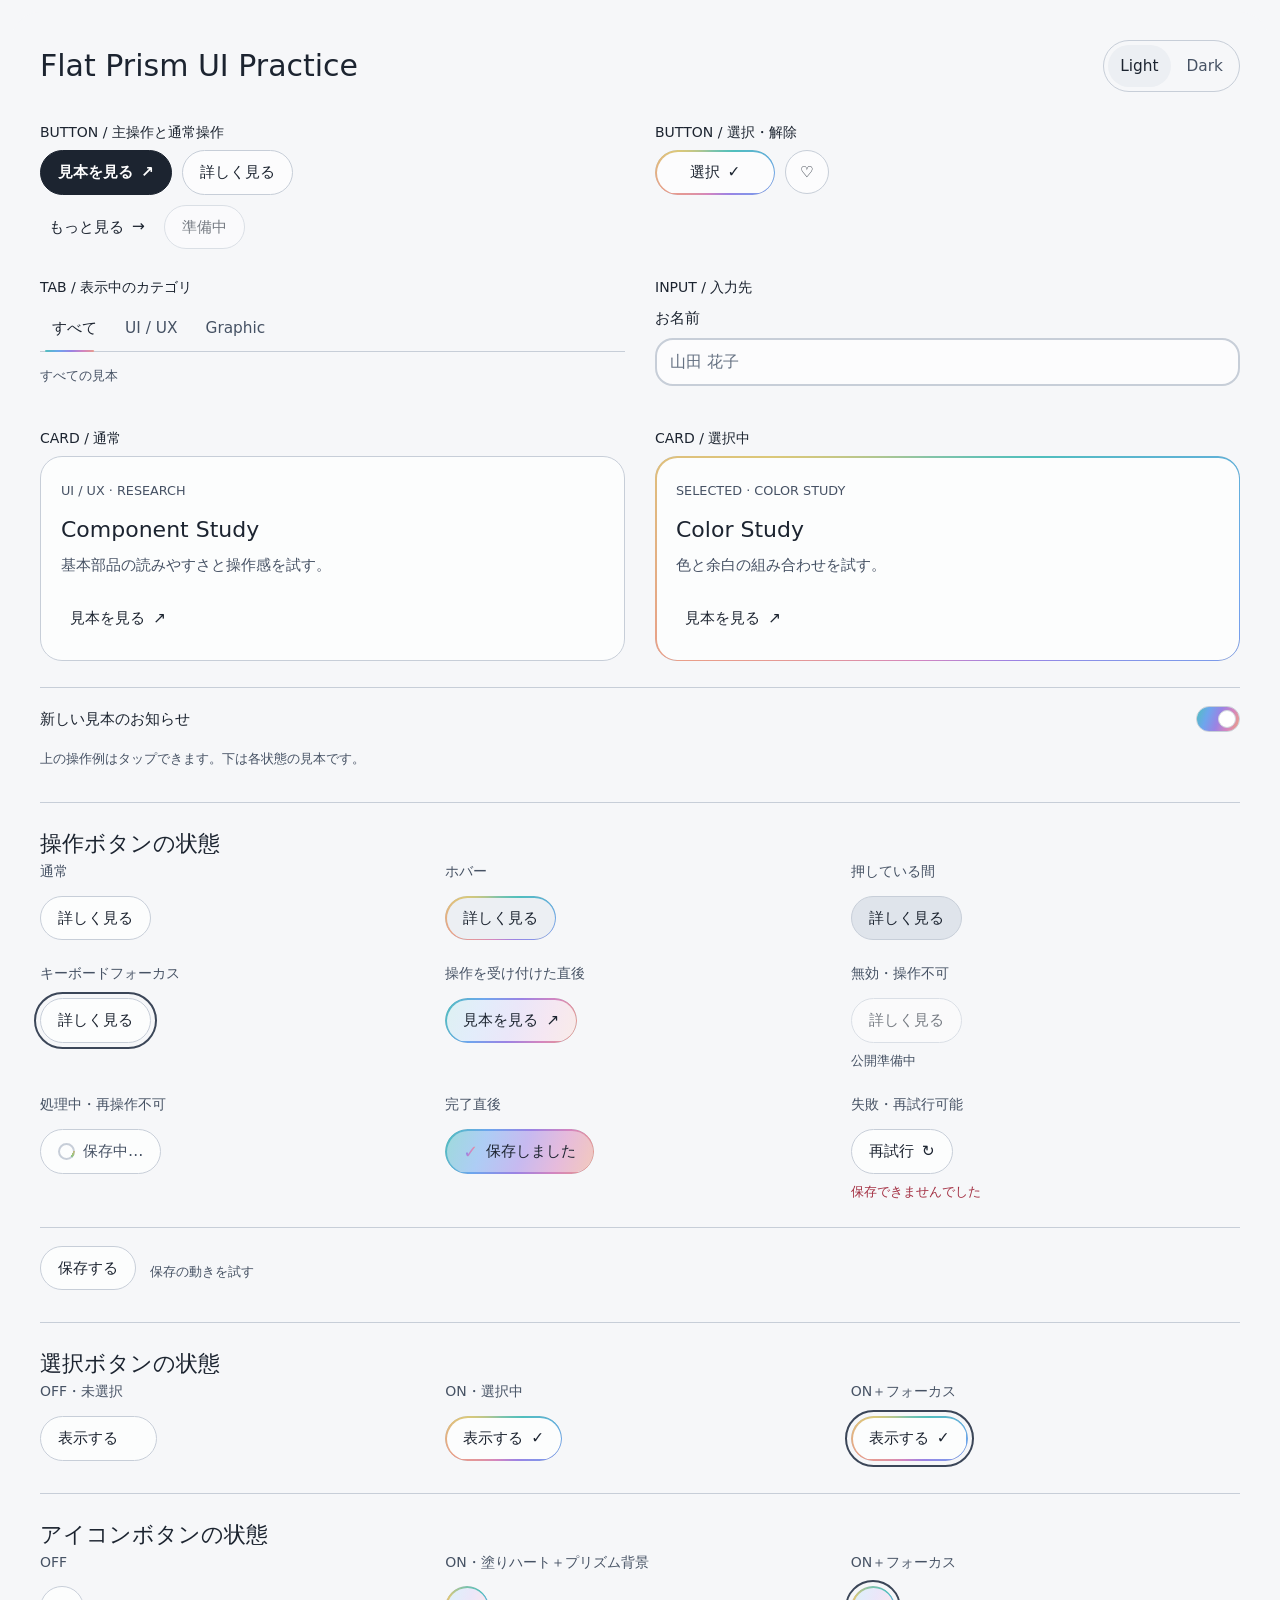
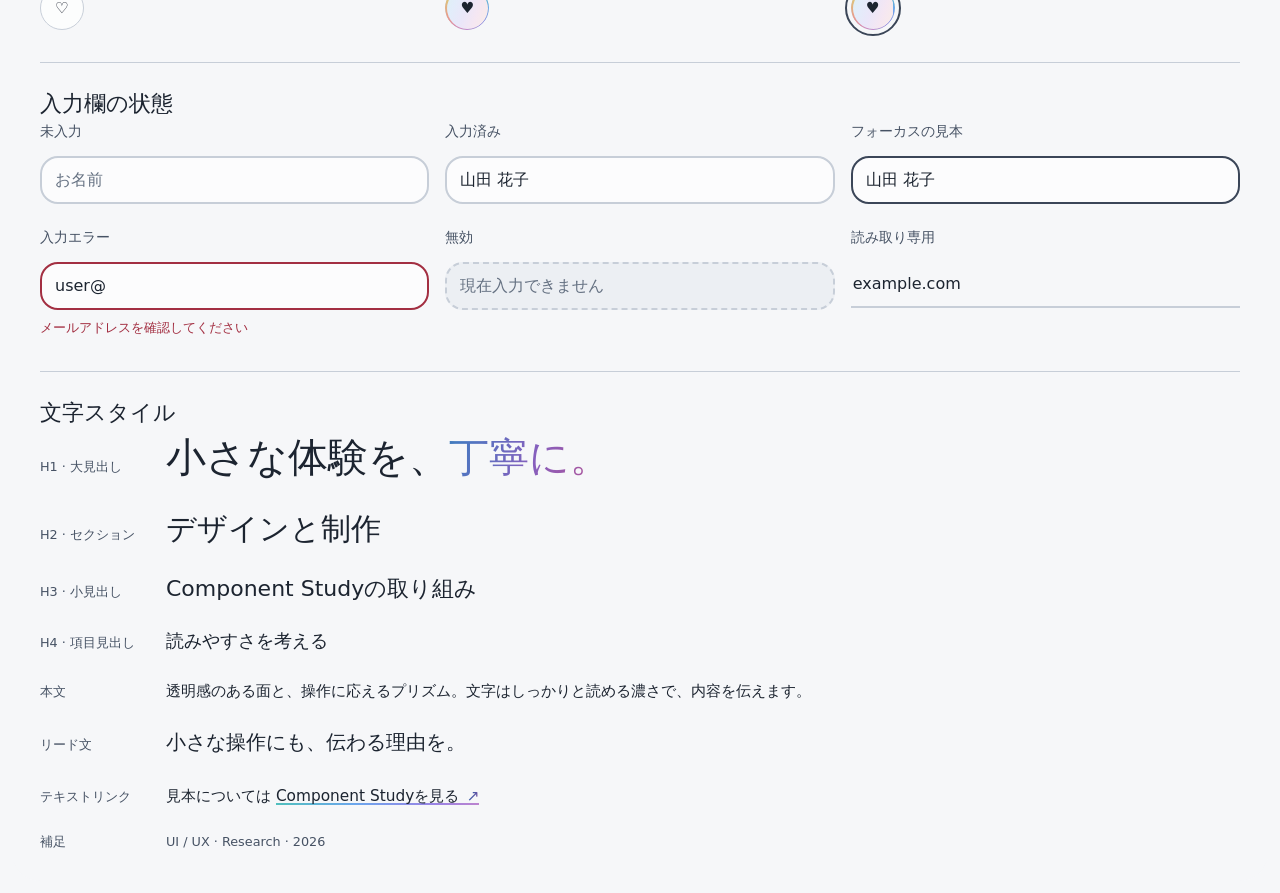
<file: index.html>
<!doctype html>
<html lang="ja">
<head>
 <meta charset="utf-8">
 <meta name="viewport" content="width=device-width,initial-scale=1">
 <meta http-equiv="refresh" content="0; url=./preview.html?v=selected-rotate-1">
 <title>Flat Prism UI Practice</title>
</head>
<body>
 <p><a href="./preview.html?v=selected-rotate-1">UIプレビューを開く</a></p>
</body>
</html>
</file>
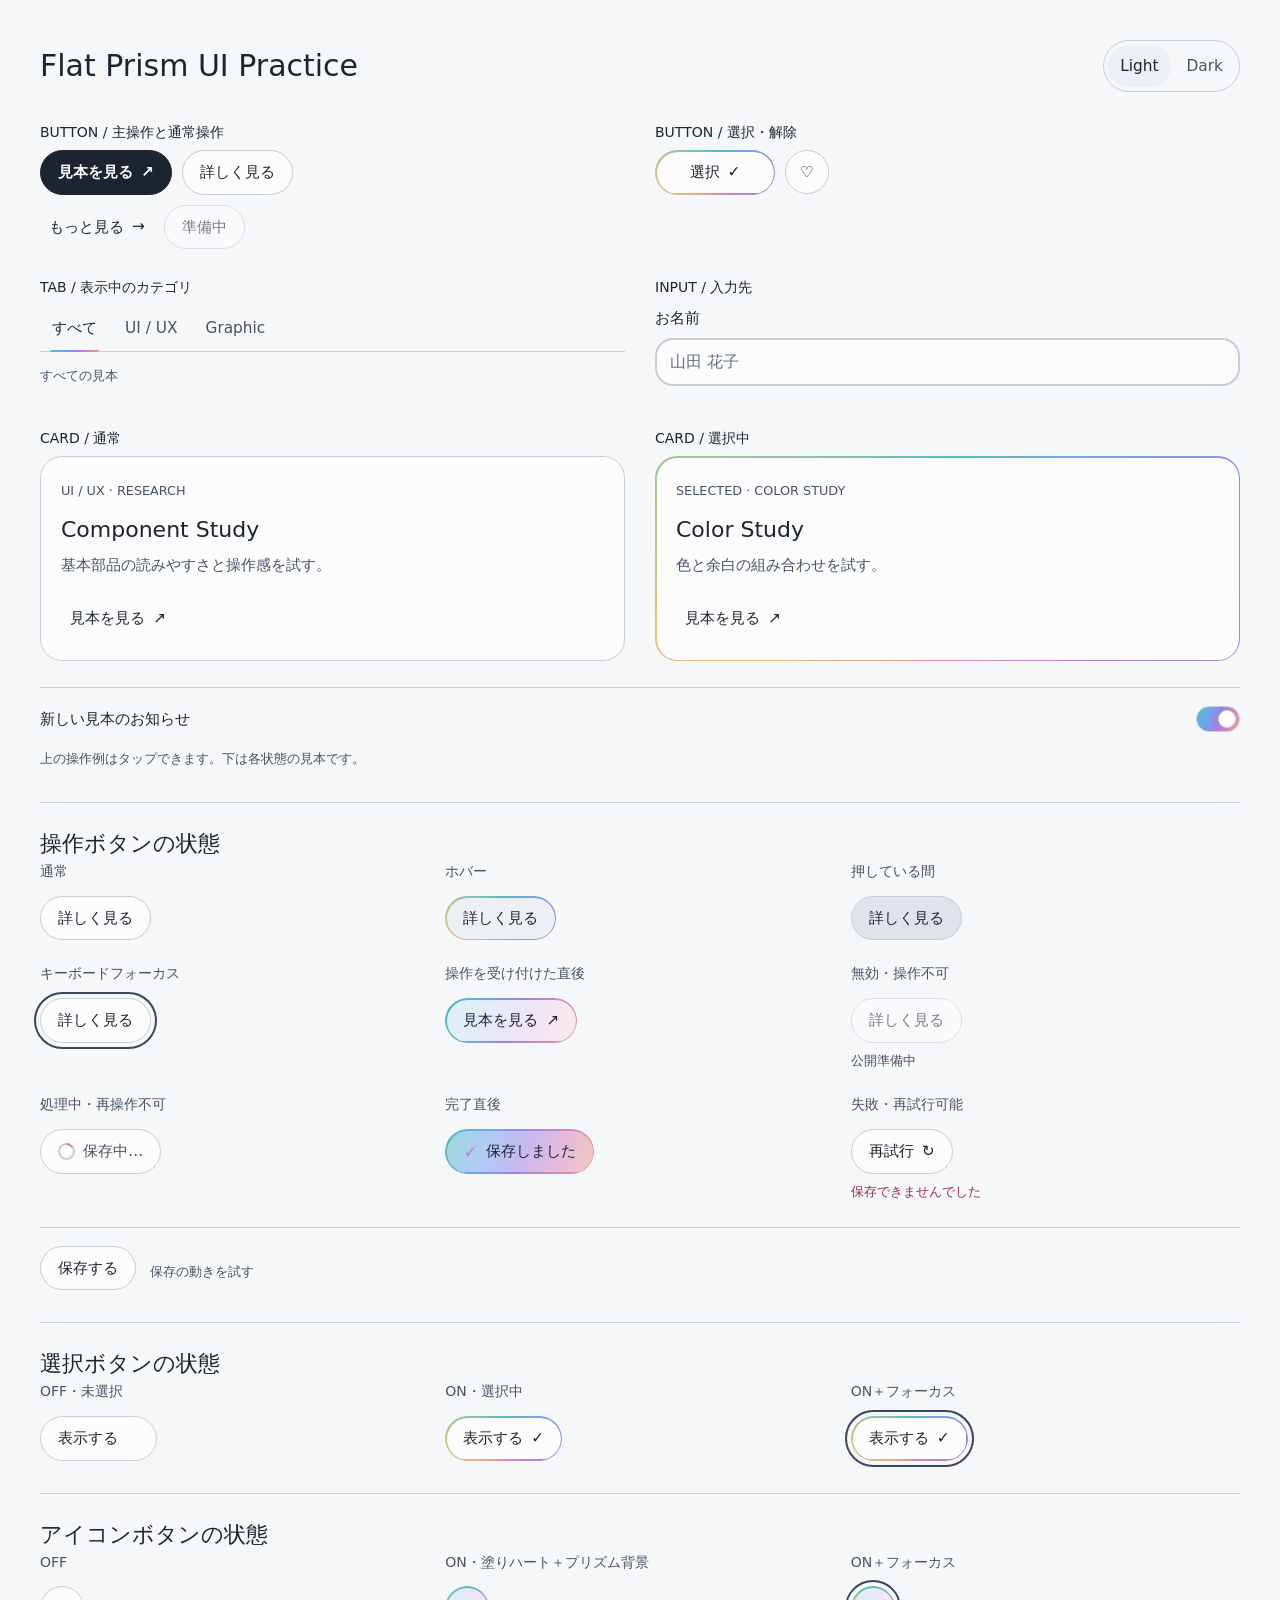
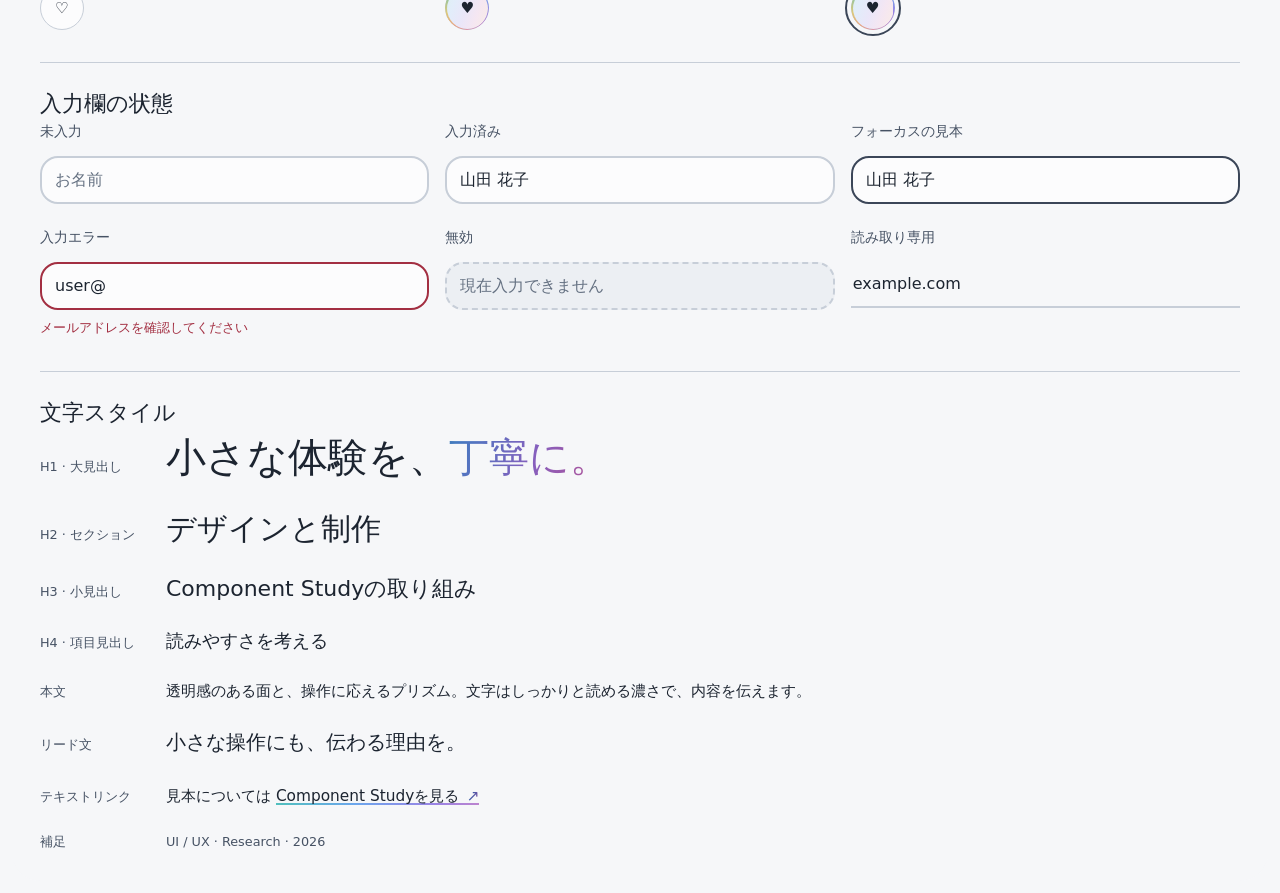
<file: preview.html>
<!doctype html>
<html lang="ja">
<head>
 <meta charset="utf-8">
 <meta name="viewport" content="width=device-width,initial-scale=1">
 <title>Flat Prism UI Practice — UI State Catalog</title>
 <link rel="stylesheet" href="./prism-ui.css?v=selected-rotate-1">
 <link rel="stylesheet" href="./preview.css?v=selected-rotate-1">
</head>
<body>
<div id="prism-ui" data-theme="light" class="prism-ui">
 <div class="prism-board">
  <div class="prism-head">
   <h2>Flat Prism UI Practice</h2>
   <div class="prism-theme" role="group" aria-label="テーマ">
    <button type="button" class="cursor-interaction" data-theme-choice="light" aria-pressed="true">Light</button>
    <button type="button" class="cursor-interaction" data-theme-choice="dark" aria-pressed="false">Dark</button>
   </div>
  </div>
  <div class="prism-grid">
   <section>
    <h3 class="prism-label">BUTTON / 主操作と通常操作</h3>
    <div class="prism-row">
     <button type="button" class="prism-button prism-button-primary cursor-interaction" data-action="見本を見る">見本を見る <span data-prism-icon aria-hidden="true">↗</span></button>
     <button type="button" class="prism-button cursor-interaction" data-action="詳しく見る">詳しく見る</button>
    </div>
    <div class="prism-row prism-row-spaced">
     <button type="button" class="prism-button prism-button-ghost cursor-interaction" data-action="もっと見る">もっと見る <span data-prism-icon aria-hidden="true">→</span></button>
     <button type="button" class="prism-button" disabled>準備中</button>
    </div>
   </section>
   <section>
    <h3 class="prism-label">BUTTON / 選択・解除</h3>
    <div class="prism-row">
     <button type="button" class="prism-button cursor-interaction" aria-pressed="true" id="prism-select">選択 <span class="prism-check"><span data-prism-icon aria-hidden="true">✓</span></span></button>
     <button type="button" class="prism-button prism-button-icon cursor-interaction" aria-label="お気に入り" aria-pressed="false" id="prism-like"><span data-prism-icon aria-hidden="true"><span data-prism-icon-off>♡</span><span data-prism-icon-on>♥</span></span></button>
    </div>
   </section>
   <section>
    <h3 class="prism-label">TAB / 表示中のカテゴリ</h3>
    <div class="prism-tabs" role="tablist" aria-label="見本の種類">
     <button type="button" class="prism-tab cursor-interaction" id="prism-all" role="tab" aria-selected="true" aria-controls="prism-panel">すべて</button>
     <button type="button" class="prism-tab cursor-interaction" id="prism-design" role="tab" aria-selected="false" aria-controls="prism-panel" tabindex="-1">UI / UX</button>
     <button type="button" class="prism-tab cursor-interaction" id="prism-graphic" role="tab" aria-selected="false" aria-controls="prism-panel" tabindex="-1">Graphic</button>
     <span class="prism-indicator" aria-hidden="true"></span>
    </div>
    <p class="prism-tab-text" id="prism-panel" role="tabpanel" aria-labelledby="prism-all">すべての見本</p>
   </section>
   <section>
    <h3 class="prism-label">INPUT / 入力先</h3>
    <label class="prism-input-label" for="prism-name">お名前</label>
    <input class="prism-input" id="prism-name" placeholder="山田 花子" autocomplete="off">
   </section>
   <section>
    <h3 class="prism-label">CARD / 通常</h3>
    <article class="prism-card" id="prism-component-study">
     <span class="prism-tag">UI / UX · RESEARCH</span><h3>Component Study</h3>
     <p>基本部品の読みやすさと操作感を試す。</p>
     <button type="button" class="prism-button prism-button-ghost cursor-interaction" data-action="Component Study">見本を見る <span data-prism-icon aria-hidden="true">↗</span></button>
    </article>
   </section>
   <section>
    <h3 class="prism-label">CARD / 選択中</h3>
    <article class="prism-card prism-card-selected">
     <span class="prism-tag">SELECTED · COLOR STUDY</span><h3>Color Study</h3>
     <p>色と余白の組み合わせを試す。</p>
     <button type="button" class="prism-button prism-button-ghost cursor-interaction" data-action="Color Study">見本を見る <span data-prism-icon aria-hidden="true">↗</span></button>
    </article>
   </section>
  </div>
  <label class="prism-switch-row" for="prism-notice"><span>新しい見本のお知らせ</span><input type="checkbox" class="prism-switch cursor-interaction" id="prism-notice" checked></label>
  <p class="prism-feedback" id="prism-feedback" aria-live="polite">上の操作例はタップできます。下は各状態の見本です。</p>
  <section class="prism-catalog" aria-label="通常ボタンの状態一覧">
   <h3 class="prism-catalog-title">操作ボタンの状態</h3>
   <div class="prism-state-grid">
    <div class="prism-state"><span class="prism-state-label">通常</span><button type="button" class="prism-button cursor-interaction" data-action="通常の見本">詳しく見る</button></div>
    <div class="prism-state"><span class="prism-state-label">ホバー</span><button type="button" class="prism-button prism-demo-hover cursor-interaction" data-action="ホバーの見本">詳しく見る</button></div>
    <div class="prism-state"><span class="prism-state-label">押している間</span><button type="button" class="prism-button prism-demo-pressed cursor-interaction" data-action="押下の見本">詳しく見る</button></div>
    <div class="prism-state"><span class="prism-state-label">キーボードフォーカス</span><button type="button" class="prism-button prism-demo-focus cursor-interaction" data-action="フォーカスの見本">詳しく見る</button></div>
    <div class="prism-state"><span class="prism-state-label">操作を受け付けた直後</span><button type="button" class="prism-button prism-demo-feedback cursor-interaction" data-action="受け付けの見本">見本を見る <span data-prism-icon aria-hidden="true">↗</span></button></div>
    <div class="prism-state"><span class="prism-state-label">無効・操作不可</span><button type="button" class="prism-button" disabled>詳しく見る</button><p class="prism-help">公開準備中</p></div>
    <div class="prism-state"><span class="prism-state-label">処理中・再操作不可</span><button type="button" class="prism-button prism-demo-loading" aria-busy="true" aria-disabled="true"><span class="prism-spinner" aria-hidden="true"></span>保存中…</button></div>
    <div class="prism-state"><span class="prism-state-label">完了直後</span><button type="button" class="prism-button prism-save-complete" aria-disabled="true"><span class="prism-prism-check" aria-hidden="true">✓</span>保存しました</button></div>
    <div class="prism-state"><span class="prism-state-label">失敗・再試行可能</span><button type="button" class="prism-button cursor-interaction" data-action="再試行">再試行 <span data-prism-icon aria-hidden="true">↻</span></button><p class="prism-help prism-error">保存できませんでした</p></div>
   </div>
   <div class="prism-save-demo-row"><button type="button" class="prism-button cursor-interaction" id="prism-save-demo">保存する</button><span class="prism-help" id="prism-save-status" aria-live="polite">保存の動きを試す</span></div>
  </section>
  <section class="prism-catalog" aria-label="選択ボタンの状態一覧">
   <h3 class="prism-catalog-title">選択ボタンの状態</h3>
   <div class="prism-state-grid">
    <div class="prism-state"><span class="prism-state-label">OFF・未選択</span><button type="button" class="prism-button cursor-interaction" aria-pressed="false" data-sample-select>表示する <span class="prism-check"><span data-prism-icon aria-hidden="true">✓</span></span></button></div>
    <div class="prism-state"><span class="prism-state-label">ON・選択中</span><button type="button" class="prism-button cursor-interaction" aria-pressed="true" data-sample-select>表示する <span class="prism-check"><span data-prism-icon aria-hidden="true">✓</span></span></button></div>
    <div class="prism-state"><span class="prism-state-label">ON＋フォーカス</span><button type="button" class="prism-button prism-demo-focus cursor-interaction" aria-pressed="true" data-sample-select>表示する <span class="prism-check"><span data-prism-icon aria-hidden="true">✓</span></span></button></div>
   </div>
  </section>
  <section class="prism-catalog" aria-label="小さいボタンの状態一覧">
   <h3 class="prism-catalog-title">アイコンボタンの状態</h3>
   <div class="prism-state-grid">
    <div class="prism-state"><span class="prism-state-label">OFF</span><button type="button" class="prism-button prism-button-icon cursor-interaction" aria-label="お気に入り" aria-pressed="false"><span data-prism-icon aria-hidden="true"><span data-prism-icon-off>♡</span><span data-prism-icon-on>♥</span></span></button></div>
    <div class="prism-state"><span class="prism-state-label">ON・塗りハート＋プリズム背景</span><button type="button" class="prism-button prism-button-icon cursor-interaction" aria-label="お気に入り" aria-pressed="true"><span data-prism-icon aria-hidden="true"><span data-prism-icon-off>♡</span><span data-prism-icon-on>♥</span></span></button></div>
    <div class="prism-state"><span class="prism-state-label">ON＋フォーカス</span><button type="button" class="prism-button prism-button-icon prism-demo-focus cursor-interaction" aria-label="お気に入り" aria-pressed="true"><span data-prism-icon aria-hidden="true"><span data-prism-icon-off>♡</span><span data-prism-icon-on>♥</span></span></button></div>
   </div>
  </section>
  <section class="prism-catalog" aria-label="入力欄の状態一覧">
   <h3 class="prism-catalog-title">入力欄の状態</h3>
   <div class="prism-state-grid">
    <div class="prism-state"><label class="prism-state-label" for="prism-input-empty">未入力</label><input class="prism-input" id="prism-input-empty" placeholder="お名前"></div>
    <div class="prism-state"><label class="prism-state-label" for="prism-input-filled">入力済み</label><input class="prism-input" id="prism-input-filled" value="山田 花子"></div>
    <div class="prism-state"><label class="prism-state-label" for="prism-input-focus">フォーカスの見本</label><input class="prism-input prism-demo-input-focus" id="prism-input-focus" value="山田 花子"></div>
    <div class="prism-state"><label class="prism-state-label" for="prism-input-error">入力エラー</label><input class="prism-input" id="prism-input-error" value="user@" aria-invalid="true" aria-describedby="prism-input-error-help"><p class="prism-help prism-error" id="prism-input-error-help">メールアドレスを確認してください</p></div>
    <div class="prism-state"><label class="prism-state-label" for="prism-input-disabled">無効</label><input class="prism-input" id="prism-input-disabled" placeholder="現在入力できません" disabled></div>
    <div class="prism-state"><label class="prism-state-label" for="prism-input-readonly">読み取り専用</label><input class="prism-input" id="prism-input-readonly" value="example.com" readonly></div>
   </div>
  </section>
  <section class="prism-catalog" aria-label="文字スタイル一覧">
   <h3 class="prism-catalog-title">文字スタイル</h3>
   <div class="prism-type-stack">
    <div class="prism-type-example"><span class="prism-type-caption">H1 · 大見出し</span><h1>小さな体験を、<button type="button" class="prism-word cursor-interaction" aria-label="丁寧に。プリズムの動きを再生">丁寧に。</button></h1></div>
    <div class="prism-type-example"><span class="prism-type-caption">H2 · セクション</span><h2>デザインと制作</h2></div>
    <div class="prism-type-example"><span class="prism-type-caption">H3 · 小見出し</span><h3>Component Studyの取り組み</h3></div>
    <div class="prism-type-example"><span class="prism-type-caption">H4 · 項目見出し</span><h4>読みやすさを考える</h4></div>
    <div class="prism-type-example"><span class="prism-type-caption">本文</span><p class="prism-type-body">透明感のある面と、操作に応えるプリズム。文字はしっかりと読める濃さで、内容を伝えます。</p></div>
    <div class="prism-type-example"><span class="prism-type-caption">リード文</span><p class="prism-lead">小さな操作にも、伝わる理由を。</p></div>
    <div class="prism-type-example"><span class="prism-type-caption">テキストリンク</span><p>見本については <a class="prism-link" href="#prism-component-study">Component Studyを見る <span data-prism-link-icon aria-hidden="true">↗</span></a></p></div>
    <div class="prism-type-example"><span class="prism-type-caption">補足</span><p class="prism-type-small">UI / UX · Research · 2026</p></div>
   </div>
  </section>
 </div>
</div>

<script src="./prism-ui.js"></script>
<script src="./preview.js"></script>
</body>
</html>
</file>
<file: prism-ui.css>
/* Flat Prism UI Practice v1.0 — scope every component inside .prism-ui.
   Font sizes are relative; px is reserved for thin borders and focus outlines. */
@property --prism-loader-angle { syntax: '<angle>'; initial-value: 0deg; inherits: false; }
@property --prism-border-angle { syntax: '<angle>'; initial-value: 0deg; inherits: false; }
.prism-ui {
  color-scheme: light;
  --prism-bg: #f6f7f9; --prism-ink: #1c2430; --prism-muted: #465264;
  --prism-line: #c7ced8; --prism-surface: rgb(255 255 255 / .7);
  --prism-hover: #eceff3; --prism-pressed: #dfe4eb; --prism-focus: #3b4658;
  --prism-placeholder: #657182;
  --prism-primary: #1c2430; --prism-primary-ink: #fff;
  --prism-primary-hover: #2c3745; --prism-primary-pressed: #121821;
  --prism-error: #a32f42; --prism-success: #28684e;
  --prism-spectrum: linear-gradient(110deg,#50bfbd,#6da6ed 18%,#9b83e4 36%,#d385c0 52%,#e99e8a 68%,#dcc879 84%,#83c4a8);
  --prism-border-colors: #50bfbd,#6da6ed,#9b83e4,#d385c0,#e99e8a,#dcc879,#83c4a8,#50bfbd;
  --prism-border-width: 1.5px;
  --prism-text-spectrum: linear-gradient(110deg,#1a8f92,#4779c1 22%,#875fbd 44%,#b55293 65%,#b86c45 83%,#578e69);
  --prism-link-spectrum: linear-gradient(110deg,#177b80,#365da7 22%,#7352a4 44%,#a03976 65%,#9c593a 83%,#487955);
  --prism-wheel: conic-gradient(#d385a4,#e5af7f 60deg,#9dc47d 120deg,#50bfbd 180deg,#6da6ed 240deg,#9b83e4 300deg,#d385a4);
  --prism-fade: 450ms; --prism-shimmer: 1200ms; --prism-tab-time: 500ms;
  --prism-loader-size: 1.1em; --prism-loader-thickness: .15em; --prism-loader-arc: 55deg;
  --prism-font: system-ui,-apple-system,'Noto Sans JP','Hiragino Kaku Gothic ProN','Yu Gothic',sans-serif;
  font: 400 clamp(.875rem,.84rem + .15vw,1rem)/1.7 var(--prism-font);
  color: var(--prism-ink);
}
.prism-ui[data-theme='dark'] {
  color-scheme: dark; --prism-bg:#14161a; --prism-ink:#edf0f5; --prism-muted:#b4bdca;
  --prism-line:#414957; --prism-surface:rgb(255 255 255 / .05); --prism-hover:#2b3039;
  --prism-pressed:#414956; --prism-focus:#d5deef; --prism-error:#f29aac; --prism-success:#96d2ba;
  --prism-placeholder:#9aa5b2;
  --prism-primary:#edf0f5; --prism-primary-ink:#14161a;
  --prism-primary-hover:#fff; --prism-primary-pressed:#d6dde7;
  --prism-spectrum:linear-gradient(110deg,#80e0d0,#92baff 18%,#b59af5 36%,#eda3d8 52%,#ffc1a4 68%,#ebdc96 84%,#9bddb4);
  --prism-border-colors:#80e0d0,#92baff,#b59af5,#eda3d8,#ffc1a4,#ebdc96,#9bddb4,#80e0d0;
  --prism-text-spectrum:linear-gradient(110deg,#8be6df,#b2caff 22%,#ccb4fb 44%,#f3b5df 65%,#f6c09f 83%,#b9ddb5);
  --prism-link-spectrum:var(--prism-text-spectrum);
}
.prism-ui *, .prism-ui *::before, .prism-ui *::after { box-sizing:border-box; }
/* Type: explicit color avoids host heading/label styles leaking into light mode. */
.prism-ui :is(h1,h2,h3,h4) {color:var(--prism-ink);font-family:var(--prism-font);font-weight:500;letter-spacing:0;margin:0;}
.prism-ui h1 {font-size:clamp(1.75rem,1.2rem + 2vw,2.5rem);line-height:1.4;}
.prism-ui h2 {font-size:clamp(1.375rem,1.05rem + 1.2vw,1.875rem);line-height:1.45;}
.prism-ui h3 {font-size:clamp(1.125rem,1rem + .55vw,1.375rem);line-height:1.5;}
.prism-ui h4 {font-size:clamp(1rem,.94rem + .25vw,1.125rem);line-height:1.6;}
.prism-ui .prism-muted {color:var(--prism-muted);}
.prism-ui .prism-small {font-size:.8rem;line-height:1.7;color:var(--prism-muted);}
.prism-ui .prism-lead {font-size:clamp(1.0625rem,1rem + .3vw,1.25rem);line-height:1.75;color:var(--prism-ink);}
.prism-ui a.prism-link {color:var(--prism-ink);text-decoration:underline;text-decoration-color:transparent;text-underline-offset:.2em;background-image:var(--prism-spectrum);background-repeat:no-repeat;background-size:220% 2px;background-position:0% 100%;box-decoration-break:clone;-webkit-box-decoration-break:clone;}
.prism-ui a.prism-link [data-prism-link-icon] {display:inline-block;margin-left:.15em;color:var(--prism-ink);}
@supports (background-clip:text) or (-webkit-background-clip:text) {
  .prism-ui a.prism-link [data-prism-link-icon] {color:transparent;background-image:var(--prism-link-spectrum);background-repeat:no-repeat;background-size:220% 100%;background-position:0% 50%;background-clip:text;-webkit-background-clip:text;}
}
.prism-ui a.prism-link:is(:hover,:focus-visible) {animation:prism-link-underline 1100ms ease-in-out both;}
.prism-ui a.prism-link:is(:hover,:focus-visible) [data-prism-link-icon] {animation:prism-link-icon 1100ms ease-in-out both;}
@keyframes prism-link-underline {0% {background-position:0% 100%;}50% {background-position:100% 100%;}100% {background-position:35% 100%;}}
@keyframes prism-link-icon {0% {background-position:0% 50%;}50% {background-position:100% 50%;}100% {background-position:35% 50%;}}
.prism-ui .prism-error {color:var(--prism-error);}
.prism-ui .prism-success {color:var(--prism-success);}
/* Shared surface — no shadows or directional edge reflections. */
.prism-ui .prism-surface {background:var(--prism-surface);border:1px solid var(--prism-line);border-radius:1.375rem;backdrop-filter:blur(.75rem);-webkit-backdrop-filter:blur(.75rem);padding:1.25rem;}
.prism-ui .prism-button {position:relative;isolation:isolate;display:inline-flex;align-items:center;justify-content:center;gap:.5rem;min-height:2.75rem;padding:.5625rem 1.0625rem;border:1px solid var(--prism-line);border-radius:999px;background:var(--prism-surface);color:var(--prism-ink);font:500 clamp(.875rem,.84rem + .15vw,1rem)/1.6 var(--prism-font);cursor:pointer;transition:background-color 180ms,color 180ms;}
.prism-ui .prism-button:hover:not(:disabled):not([aria-disabled='true']) {background:var(--prism-hover);}
.prism-ui .prism-button:active:not(:disabled):not([aria-disabled='true']) {background:var(--prism-pressed);}
.prism-ui .prism-button-primary {background:var(--prism-primary);border-color:var(--prism-primary);color:var(--prism-primary-ink);font-weight:600;}
.prism-ui .prism-button-primary:hover:not(:disabled):not([aria-disabled='true']) {background:var(--prism-primary-hover);}
.prism-ui .prism-button-primary:active:not(:disabled):not([aria-disabled='true']) {background:var(--prism-primary-pressed);}
.prism-ui .prism-button::before {content:'';position:absolute;inset:-1px;border-radius:inherit;padding:var(--prism-border-width);background:var(--prism-spectrum);background-size:150% 100%;pointer-events:none;-webkit-mask:linear-gradient(#fff 0 0) content-box,linear-gradient(#fff 0 0);-webkit-mask-composite:xor;mask:linear-gradient(#fff 0 0) content-box,linear-gradient(#fff 0 0);mask-composite:exclude;opacity:0;transition:opacity var(--prism-fade) ease;}
.prism-ui .prism-button::after {content:'';position:absolute;inset:0;border-radius:inherit;background:var(--prism-spectrum);background-size:150% 100%;opacity:0;z-index:-1;pointer-events:none;transition:opacity var(--prism-fade) ease;}
.prism-ui .prism-button:hover:not(:disabled):not([aria-disabled='true'])::before,
.prism-ui .prism-button[aria-pressed='true']:not(:disabled):not([aria-disabled='true'])::before {opacity:1;padding:var(--prism-border-width);background-image:conic-gradient(from var(--prism-border-angle),var(--prism-border-colors));background-size:100% 100%;animation:prism-border-rotate 2400ms linear infinite;}
.prism-ui .prism-button:is([aria-pressed='true'],.prism-flash,.prism-save-complete)::before {opacity:1;}
.prism-ui .prism-button.prism-flash::after {opacity:.18;}
.prism-ui .prism-button-icon {min-width:2.75rem;padding-inline:.8125rem;}
.prism-ui .prism-button-icon[aria-pressed='true']::after {opacity:.18;}
.prism-ui .prism-button-icon[aria-pressed='true'] svg {fill:currentColor;}
.prism-ui .prism-button-icon [data-prism-icon-on] {display:none;}
.prism-ui .prism-button-icon[aria-pressed='true'] [data-prism-icon-off] {display:none;}
.prism-ui .prism-button-icon[aria-pressed='true'] [data-prism-icon-on] {display:inline;}
.prism-ui .prism-button-ghost {border-color:transparent;background:transparent;padding-inline:.5rem;}
.prism-ui .prism-button-ghost.prism-flash {background:var(--prism-surface);}
.prism-ui .prism-button:disabled {opacity:.58;cursor:default;}
.prism-ui .prism-button[aria-disabled='true'] {cursor:default;}
.prism-ui .prism-button svg {width:1em;height:1em;flex:none;}
.prism-ui .prism-button [data-prism-check] {width:1em;flex:none;}
.prism-ui .prism-button[aria-pressed='false'] [data-prism-check] {visibility:hidden;}
.prism-ui :is(button,a.prism-button,a.prism-link,.prism-switch):focus-visible {outline:2px solid var(--prism-focus);outline-offset:4px;}
/* Inputs keep one ordinary focus border. Invalid + focus preserves both meanings. */
.prism-ui .prism-label {display:block;color:var(--prism-ink);font-weight:500;margin-bottom:.4375rem;}
.prism-ui .prism-input {width:100%;min-height:2.875rem;border:2px solid var(--prism-line);border-radius:1.125rem;background:var(--prism-surface);padding:.625rem .8125rem;color:var(--prism-ink);font:400 1rem/1.5 var(--prism-font);}
.prism-ui .prism-input::placeholder {color:var(--prism-placeholder);opacity:1;}
.prism-ui .prism-input:focus {border-color:var(--prism-focus);outline:none;}
.prism-ui .prism-input[aria-invalid='true'] {border-color:var(--prism-error);}
.prism-ui .prism-input[aria-invalid='true']:focus {outline:2px solid var(--prism-focus);outline-offset:3px;}
.prism-ui .prism-input:disabled {background:var(--prism-hover);border-style:dashed;color:var(--prism-muted);cursor:not-allowed;}
.prism-ui .prism-input[readonly] {border:0;border-bottom:2px solid var(--prism-line);border-radius:0;background:transparent;padding-inline:.125rem;}
.prism-ui .prism-input[readonly]:focus {border-bottom-color:var(--prism-focus);}
/* Switch uses native checkbox semantics; color lives on track, not thumb. */
.prism-ui .prism-switch {appearance:none;position:relative;flex:none;width:2.75rem;height:1.625rem;margin:0;border:1px solid var(--prism-line);border-radius:999px;background:var(--prism-hover);cursor:pointer;}
.prism-ui .prism-switch::before {content:'';position:absolute;inset:0;border-radius:inherit;background:var(--prism-spectrum);background-size:150% 100%;opacity:0;transition:opacity var(--prism-fade) ease;}
.prism-ui .prism-switch:checked::before {opacity:1;}
.prism-ui .prism-switch::after {content:'';position:absolute;left:.1875rem;top:.1875rem;width:1.125rem;height:1.125rem;border-radius:50%;background:#fff;border:1px solid #d0d5dd;transition:transform 160ms ease;}
.prism-ui .prism-switch:checked::after {transform:translateX(1.125rem);}
.prism-ui .prism-switch:disabled {opacity:.58;cursor:default;}
/* Tabs use one moving indicator. JS owns geometry, semantic selection and keyboard. */
.prism-ui .prism-tabs {position:relative;display:flex;gap:.25rem;border-bottom:1px solid var(--prism-line);}
.prism-ui .prism-tab {border:0;border-radius:.375rem;background:transparent;color:var(--prism-muted);font:inherit;padding:.625rem .75rem;min-height:2.75rem;cursor:pointer;}
.prism-ui .prism-tab[aria-selected='true'] {color:var(--prism-ink);font-weight:500;}
.prism-ui .prism-indicator {position:absolute;bottom:-1px;left:0;height:2px;border-radius:999px;background:var(--prism-spectrum);background-size:150% 100%;pointer-events:none;transition:transform var(--prism-tab-time) cubic-bezier(.22,1,.36,1),width var(--prism-tab-time) cubic-bezier(.22,1,.36,1);}
/* Loader: fixed conic color wheel, moving angular mask. Never rotate the gradient. */
.prism-ui .prism-spinner {position:relative;display:inline-block;flex:none;width:var(--prism-loader-size);height:var(--prism-loader-size);}
.prism-ui .prism-spinner::before {content:'';position:absolute;inset:0;border:var(--prism-loader-thickness) solid var(--prism-line);border-radius:50%;}
.prism-ui .prism-spinner::after {content:'';position:absolute;inset:0;border-radius:50%;background:var(--prism-wheel);-webkit-mask-image:radial-gradient(farthest-side,transparent calc(100% - var(--prism-loader-thickness)),#000 0),conic-gradient(from var(--prism-loader-angle),#000 0deg var(--prism-loader-arc),transparent var(--prism-loader-arc));-webkit-mask-composite:source-in;mask-image:radial-gradient(farthest-side,transparent calc(100% - var(--prism-loader-thickness)),#000 0),conic-gradient(from var(--prism-loader-angle),#000 0deg var(--prism-loader-arc),transparent var(--prism-loader-arc));mask-composite:intersect;animation:prism-orbit 1200ms linear infinite;}
@keyframes prism-orbit {to {--prism-loader-angle:360deg;}}
/* Success is an actual state, not evidence inferred from a click. */
.prism-ui .prism-save-complete::after {opacity:.55;}
.prism-ui .prism-prism-check {color:var(--prism-muted);font-size:1.125rem;line-height:1;transition:color var(--prism-fade);}
.prism-ui .prism-save-complete .prism-prism-check {background:var(--prism-spectrum);background-clip:text;-webkit-background-clip:text;color:transparent;}
.prism-ui .prism-save-done {color:var(--prism-muted);background:var(--prism-hover);}
.prism-ui .prism-shimmer::before,.prism-ui .prism-shimmer::after,.prism-ui .prism-indicator.prism-shimmer {animation:prism-shimmer var(--prism-shimmer) ease-in-out;}
@keyframes prism-shimmer {0%,100% {background-position:0% 50%;filter:brightness(1);}45% {background-position:100% 50%;filter:brightness(1.2) saturate(1.15);}}
@keyframes prism-border-rotate {to {--prism-border-angle:360deg;}}
.prism-ui .prism-icon-pulse {animation:prism-icon-pulse 1200ms ease-in-out;}
@keyframes prism-icon-pulse {0%,100% {color:var(--prism-ink);}35% {color:#fff;}}
.prism-ui .prism-button-primary .prism-icon-pulse {animation:prism-primary-icon-pulse 1200ms ease-in-out;}
@keyframes prism-primary-icon-pulse {0%,100% {opacity:1;}35% {opacity:.55;}}
/* Heading play is decorative; a native button lets touch/keyboard replay it. */
.prism-ui .prism-word {display:inline-block;appearance:none;border:0;padding:0;margin:0;background-color:transparent;background-image:var(--prism-text-spectrum);background-size:220% 100%;background-position:35% 50%;background-clip:text;-webkit-background-clip:text;color:transparent;font:inherit;letter-spacing:inherit;text-align:inherit;cursor:pointer;}
.prism-ui .prism-word.prism-word-play {animation:prism-word-enter 2800ms ease-in-out both;}
.prism-ui .prism-word.prism-word-replay {animation:prism-word-replay 1900ms ease-in-out both;}
@keyframes prism-word-enter {from {background-position:0% 50%;}to {background-position:35% 50%;}}
@keyframes prism-word-replay {0% {background-size:280% 100%;background-position:0% 50%;}28% {background-size:220% 100%;background-position:94% 50%;}55% {background-size:270% 100%;background-position:18% 50%;}78% {background-size:190% 100%;background-position:88% 50%;}100% {background-size:220% 100%;background-position:35% 50%;}}
@media(prefers-reduced-motion:reduce) {.prism-ui *, .prism-ui *::before,.prism-ui *::after {animation:none!important;transition:none!important;}}
@media(prefers-reduced-transparency:reduce) {.prism-ui {--prism-surface:var(--prism-bg);} .prism-ui .prism-surface {backdrop-filter:none;-webkit-backdrop-filter:none;}}
@media(forced-colors:active) {
  .prism-ui .prism-button[aria-pressed='true'] {border-color:Highlight;}
  .prism-ui .prism-button::before,.prism-ui .prism-button::after {display:none;}
  .prism-ui .prism-tab[aria-selected='true'] {border-bottom:2px solid Highlight;}
  .prism-ui .prism-word {background:none;color:CanvasText;}
  .prism-ui a.prism-link {background:none;color:LinkText;text-decoration:underline;text-decoration-color:LinkText;}
  .prism-ui a.prism-link [data-prism-link-icon] {background:none;color:LinkText;}
  .prism-ui .prism-spinner::before {border-color:CanvasText;}
  .prism-ui .prism-spinner::after {background:Highlight;}
  .prism-ui .prism-prism-check {background:none;color:CanvasText;}
}

/* Older masking engines receive a neutral static loading ring. */
@supports not (mask-composite: intersect) {
 .prism-ui .prism-spinner::after {animation:none;background:none;mask:none;-webkit-mask:none;border:var(--prism-loader-thickness) solid transparent;border-top-color:var(--prism-focus);}
}
</file>
<file: preview.css>
/* Preview layout and fixed state samples. Do not import into a production page. */
body {margin:0;background:#f6f7f9;}
.prism-ui {padding:.75rem;} .prism-board {padding:1.75rem;border-radius:1.75rem;background:var(--prism-bg);}
.prism-head {display:flex;gap:1rem;justify-content:space-between;align-items:center;flex-wrap:wrap;} .prism-theme {display:flex;gap:.25rem;border:1px solid var(--prism-line);padding:.25rem;border-radius:999px;}
.prism-theme button {font:inherit;border:0;border-radius:999px;padding:.5rem .75rem;background:transparent;color:var(--prism-muted);cursor:pointer;}
.prism-theme button[aria-pressed=true] {background:var(--prism-hover);color:var(--prism-ink);}
.prism-grid {display:grid;grid-template-columns:1fr 1fr;gap:1.75rem 1.875rem;margin-top:1.875rem;}
.prism-row {display:flex;gap:.625rem;align-items:center;flex-wrap:wrap;} .prism-label:not(label),.prism-state-label {display:block;color:var(--prism-muted);font-size:.875rem;font-weight:500;margin:0 0 .75rem;}
.prism-row-spaced {margin-top:10px;}
.prism-tab-text,.prism-help,.prism-feedback,.prism-tag,.prism-type-caption {color:var(--prism-muted);font-size:.8rem;}
.prism-input-label {display:block;color:var(--prism-ink);font-weight:500;margin-bottom:.4375rem;}
.prism-card {position:relative;background:var(--prism-surface);padding:1.25rem;border:1px solid var(--prism-line);border-radius:1.375rem;}
.prism-card h3 {margin:.625rem 0 .375rem;} .prism-card p {color:var(--prism-muted);margin:0 0 1.125rem;}
.prism-card-selected::before {content:'';position:absolute;inset:-1px;border-radius:inherit;padding:var(--prism-border-width);background:conic-gradient(from var(--prism-border-angle),var(--prism-border-colors));pointer-events:none;-webkit-mask:linear-gradient(#fff 0 0) content-box,linear-gradient(#fff 0 0);-webkit-mask-composite:xor;mask:linear-gradient(#fff 0 0) content-box,linear-gradient(#fff 0 0);mask-composite:exclude;animation:prism-border-rotate 2400ms linear infinite;}
.prism-switch-row {display:flex;justify-content:space-between;align-items:center;gap:1rem;min-height:3rem;margin-top:1.625rem;padding-top:.875rem;border-top:1px solid var(--prism-line);}
.prism-catalog {margin-top:2rem;padding-top:1.5rem;border-top:1px solid var(--prism-line);} .prism-catalog-title {margin-bottom:1.125rem;}
.prism-state-grid {display:grid;grid-template-columns:repeat(3,minmax(0,1fr));gap:1.375rem 1rem;} .prism-state {min-width:0;}
/* Fixed examples let all control states appear together in the catalog. */
.prism-demo-hover {background:var(--prism-hover)!important;} .prism-demo-pressed {background:var(--prism-pressed)!important;}
.prism-ui .prism-demo-hover::before {opacity:1;padding:var(--prism-border-width);background-image:conic-gradient(from var(--prism-border-angle),var(--prism-border-colors));background-size:100% 100%;animation:prism-border-rotate 2400ms linear infinite;}
.prism-demo-focus {outline:2px solid var(--prism-focus);outline-offset:4px;} .prism-demo-feedback::before {opacity:1!important;} .prism-demo-feedback::after {opacity:.18!important;}
.prism-ui .prism-demo-input-focus {border-color:var(--prism-focus);}
.prism-button.prism-demo-loading {color:var(--prism-muted);} .prism-help {margin:.4375rem 0 0;} .prism-help.prism-error {color:var(--prism-error);}
.prism-save-demo-row {display:flex;align-items:center;gap:.875rem;flex-wrap:wrap;margin-top:1.5rem;padding-top:1.125rem;border-top:1px solid var(--prism-line);}
.prism-type-stack {display:grid;gap:1.375rem;} .prism-type-example {display:grid;grid-template-columns:7rem minmax(0,1fr);gap:.875rem;align-items:baseline;} .prism-type-example p {margin:0;}
.prism-type-body {font-size:clamp(.875rem,.84rem + .15vw,1rem);} .prism-type-small {font-size:.8rem;color:var(--prism-muted);}
.prism-button [data-prism-icon] {display:inline-block;line-height:1;} #prism-select {min-width:7.5rem;}
.prism-button[aria-pressed=false] .prism-check {visibility:hidden;}
.prism-button-icon[aria-pressed=true]::after,#prism-like[aria-pressed=true]::after {opacity:.18;}
.prism-button-icon {min-width:2.75rem;padding-inline:.8125rem;}
@media(max-width:40rem) {.prism-state-grid {grid-template-columns:1fr 1fr;}}
@media(max-width:34rem) {.prism-grid {grid-template-columns:1fr;}.prism-board {padding:1.375rem 1.125rem;}.prism-type-example {grid-template-columns:1fr;gap:.3125rem;}}
@media(max-width:23rem) {.prism-state-grid {grid-template-columns:1fr;}}
</file>
